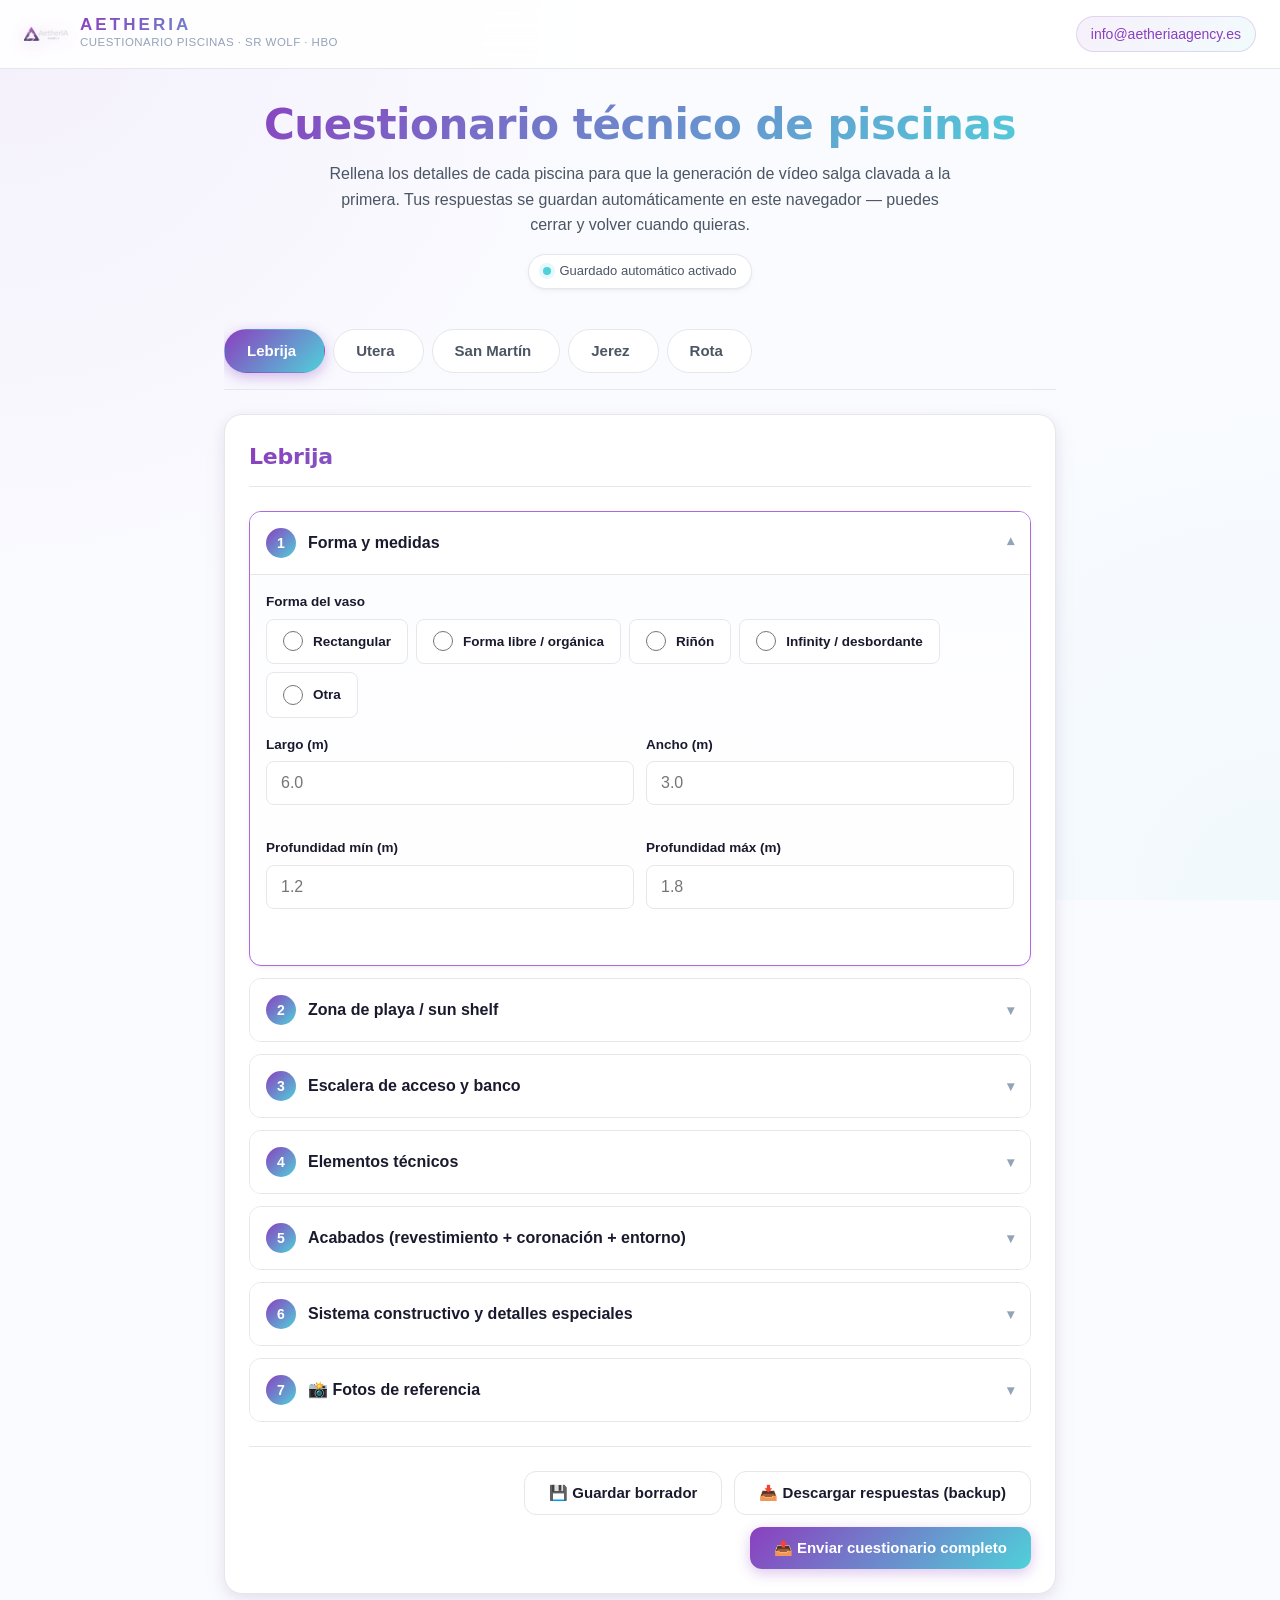
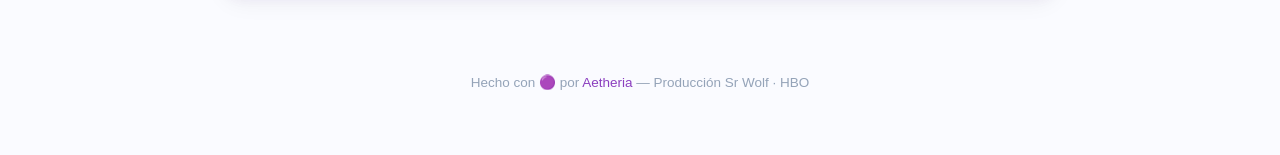
<file: index.html>
<!DOCTYPE html>
<html lang="es">
<head>
  <meta charset="UTF-8" />
  <meta name="viewport" content="width=device-width, initial-scale=1.0, viewport-fit=cover" />
  <meta name="description" content="Cuestionario técnico de piscinas — Aetheria · Producción Sr Wolf / HBO" />
  <meta name="theme-color" content="#8b3fbf" />
  <meta name="mobile-web-app-capable" content="yes" />
  <meta name="apple-mobile-web-app-capable" content="yes" />
  <meta name="apple-mobile-web-app-status-bar-style" content="default" />
  <meta name="apple-mobile-web-app-title" content="Piscinas Aetheria" />
  <meta name="format-detection" content="telephone=no" />
  <title>Cuestionario Piscinas · Aetheria</title>
  <link rel="icon" type="image/png" href="assets/logo-aetheria.png" />
  <link rel="apple-touch-icon" href="assets/logo-aetheria.png" />
  <link rel="manifest" href="manifest.webmanifest" />
  <link rel="stylesheet" href="style.css" />
</head>
<body>
  <header class="site-header">
    <div class="brand">
      <img src="assets/logo-aetheria.png" alt="Aetheria" class="brand-logo" />
      <div class="brand-text">
        <span class="brand-name">AETHERIA</span>
        <span class="brand-tag">Cuestionario Piscinas · Sr Wolf · HBO</span>
      </div>
    </div>
    <a class="contact-link" href="mailto:info@aetheriaagency.es">info@aetheriaagency.es</a>
  </header>

  <main class="container">
    <section class="intro">
      <h1>Cuestionario técnico de piscinas</h1>
      <p class="lead">
        Rellena los detalles de cada piscina para que la generación de vídeo
        salga clavada a la primera. Tus respuestas se guardan automáticamente
        en este navegador — puedes cerrar y volver cuando quieras.
      </p>
      <div class="status-bar">
        <span class="status-dot"></span>
        <span id="autosave-status">Guardado automático activado</span>
      </div>
    </section>

    <nav class="pool-tabs" id="poolTabs" role="tablist" aria-label="Selector de piscina">
      <button class="pool-tab active" data-pool="lebrija" role="tab" aria-selected="true">Lebrija</button>
      <button class="pool-tab" data-pool="utera" role="tab" aria-selected="false">Utera</button>
      <button class="pool-tab" data-pool="sanmartin" role="tab" aria-selected="false">San Martín</button>
      <button class="pool-tab" data-pool="jerez" role="tab" aria-selected="false">Jerez</button>
      <button class="pool-tab" data-pool="rota" role="tab" aria-selected="false">Rota</button>
    </nav>

    <form
      id="poolForm"
      action="https://formsubmit.co/info@aetheriaagency.es"
      method="POST"
      enctype="multipart/form-data"
      class="pool-form"
    >
      <!-- FormSubmit configuration -->
      <input type="hidden" name="_subject" value="🏊 Nuevo cuestionario piscinas — Aetheria" />
      <input type="hidden" name="_template" value="table" />
      <input type="hidden" name="_captcha" value="false" />
      <input type="hidden" name="_next" value="https://aetheriaagency.github.io/aetheria-piscinas-form/thanks.html" />
      <input type="hidden" name="_autoresponse" value="¡Gracias por enviar el cuestionario! Lo recibimos correctamente. Si tenemos cualquier duda nos pondremos en contacto. — Equipo Aetheria" />

      <!-- Pool sections rendered dynamically by JS -->
      <div id="poolSections"></div>

      <div class="actions">
        <button type="button" id="saveDraft" class="btn btn-secondary">
          💾 Guardar borrador
        </button>
        <button type="button" id="downloadJson" class="btn btn-secondary" title="Por si el envío principal falla, descarga las respuestas en un archivo">
          📥 Descargar respuestas (backup)
        </button>
        <button type="submit" id="submitBtn" class="btn btn-primary">
          📤 Enviar cuestionario completo
        </button>
      </div>

      <div id="errorBanner" class="error-banner" hidden>
        <strong>⚠️ El servicio de envío no responde.</strong>
        <p>
          Parece que FormSubmit está caído ahora mismo (es temporal, suele
          durar minutos). Pulsa <b>"Descargar respuestas (backup)"</b> y
          mándanos el archivo por WhatsApp o a
          <a href="mailto:info@aetheriaagency.es">info@aetheriaagency.es</a>.
          Nos llegan igual y sin perder nada.
        </p>
      </div>
    </form>

    <footer class="site-footer">
      <p>
        Hecho con 🟣 por
        <a href="https://aetheriaagency.es" target="_blank" rel="noopener">Aetheria</a>
        — Producción Sr Wolf · HBO
      </p>
    </footer>
  </main>

  <!-- Template — pool section structure (cloned by JS for each pool) -->
  <template id="poolSectionTemplate">
    <div class="pool-section" data-pool="">

      <!-- 1. FORMA Y MEDIDAS -->
      <details class="accordion" open>
        <summary class="accordion-header">
          <span class="accordion-num">1</span>
          <span class="accordion-title">Forma y medidas</span>
          <span class="accordion-chevron">▾</span>
        </summary>
        <div class="accordion-body">
          <div class="field">
            <label>Forma del vaso</label>
            <div class="radio-group">
              <label class="radio"><input type="radio" name="POOL__shape" value="rectangular" /> Rectangular</label>
              <label class="radio"><input type="radio" name="POOL__shape" value="forma-libre" /> Forma libre / orgánica</label>
              <label class="radio"><input type="radio" name="POOL__shape" value="rinon" /> Riñón</label>
              <label class="radio"><input type="radio" name="POOL__shape" value="infinity" /> Infinity / desbordante</label>
              <label class="radio"><input type="radio" name="POOL__shape" value="otra" /> Otra</label>
            </div>
          </div>

          <div class="field-row">
            <div class="field">
              <label>Largo (m)</label>
              <input type="number" name="POOL__length" step="0.1" min="0" placeholder="6.0" />
            </div>
            <div class="field">
              <label>Ancho (m)</label>
              <input type="number" name="POOL__width" step="0.1" min="0" placeholder="3.0" />
            </div>
          </div>

          <div class="field-row">
            <div class="field">
              <label>Profundidad mín (m)</label>
              <input type="number" name="POOL__depthMin" step="0.1" min="0" placeholder="1.2" />
            </div>
            <div class="field">
              <label>Profundidad máx (m)</label>
              <input type="number" name="POOL__depthMax" step="0.1" min="0" placeholder="1.8" />
            </div>
          </div>
        </div>
      </details>

      <!-- 2. PLAYA / SUN SHELF -->
      <details class="accordion">
        <summary class="accordion-header">
          <span class="accordion-num">2</span>
          <span class="accordion-title">Zona de playa / sun shelf</span>
          <span class="accordion-chevron">▾</span>
        </summary>
        <div class="accordion-body">
          <div class="field">
            <label>¿Tiene zona de playa?</label>
            <div class="radio-group">
              <label class="radio"><input type="radio" name="POOL__hasPlaya" value="si" /> Sí</label>
              <label class="radio"><input type="radio" name="POOL__hasPlaya" value="no" /> No</label>
            </div>
          </div>
          <div class="field">
            <label>¿En qué pared está la playa?</label>
            <input type="text" name="POOL__playaWall" placeholder="Ej: pared corta pegada a la casa" />
          </div>
          <div class="field-row">
            <div class="field">
              <label>Largo playa (m)</label>
              <input type="number" name="POOL__playaLength" step="0.1" min="0" placeholder="1.5" />
            </div>
            <div class="field">
              <label>Ancho playa (m)</label>
              <input type="number" name="POOL__playaWidth" step="0.1" min="0" placeholder="3.0" />
            </div>
          </div>
        </div>
      </details>

      <!-- 3. ESCALERA Y BANCO -->
      <details class="accordion">
        <summary class="accordion-header">
          <span class="accordion-num">3</span>
          <span class="accordion-title">Escalera de acceso y banco</span>
          <span class="accordion-chevron">▾</span>
        </summary>
        <div class="accordion-body">
          <div class="field">
            <label>Tipo de escalera</label>
            <div class="radio-group radio-group-vertical">
              <label class="radio"><input type="radio" name="POOL__stairsType" value="cascada" /> Escalones tipo cascada (3-4 peldaños)</label>
              <label class="radio"><input type="radio" name="POOL__stairsType" value="esquina" /> Escalera de esquina</label>
              <label class="radio"><input type="radio" name="POOL__stairsType" value="roman" /> Roman / semicircular</label>
              <label class="radio"><input type="radio" name="POOL__stairsType" value="integrada-playa" /> Integrada en la playa</label>
              <label class="radio"><input type="radio" name="POOL__stairsType" value="otra" /> Otra (describir abajo)</label>
            </div>
          </div>
          <div class="field">
            <label>Ubicación de la escalera</label>
            <input type="text" name="POOL__stairsLocation" placeholder="Ej: esquina superior derecha, pared corta sur..." />
          </div>
          <div class="field">
            <label>Nº de escalones</label>
            <input type="number" name="POOL__stairsCount" min="1" placeholder="3" />
          </div>

          <hr class="separator" />

          <div class="field">
            <label>¿Tiene banco sumergido?</label>
            <div class="radio-group">
              <label class="radio"><input type="radio" name="POOL__hasBench" value="si" /> Sí</label>
              <label class="radio"><input type="radio" name="POOL__hasBench" value="no" /> No</label>
            </div>
          </div>
          <div class="field">
            <label>Ubicación del banco</label>
            <input type="text" name="POOL__benchLocation" placeholder="Ej: pared corta este" />
          </div>
        </div>
      </details>

      <!-- 4. ELEMENTOS TÉCNICOS -->
      <details class="accordion">
        <summary class="accordion-header">
          <span class="accordion-num">4</span>
          <span class="accordion-title">Elementos técnicos</span>
          <span class="accordion-chevron">▾</span>
        </summary>
        <div class="accordion-body">
          <div class="field-row">
            <div class="field">
              <label>Nº de skimmers</label>
              <input type="number" name="POOL__skimmersCount" min="0" placeholder="2" />
            </div>
            <div class="field">
              <label>¿En qué pared van?</label>
              <input type="text" name="POOL__skimmersWall" placeholder="Ej: pared larga frontal (lado jardín)" />
            </div>
          </div>

          <div class="field-row">
            <div class="field">
              <label>Nº de focos LED</label>
              <input type="number" name="POOL__focosCount" min="0" placeholder="1" />
            </div>
            <div class="field">
              <label>¿En qué pared van?</label>
              <input type="text" name="POOL__focosWall" placeholder="Ej: pared larga opuesta a skimmers" />
            </div>
          </div>

          <div class="field">
            <label>Sumidero — posición</label>
            <div class="radio-group">
              <label class="radio"><input type="radio" name="POOL__drainPos" value="centrado" /> Centrado</label>
              <label class="radio"><input type="radio" name="POOL__drainPos" value="descentrado" /> Descentrado</label>
            </div>
          </div>
          <div class="field">
            <label>Si va descentrado, ¿hacia dónde?</label>
            <input type="text" name="POOL__drainOffset" placeholder="Ej: hacia el lado opuesto a la playa" />
          </div>

          <div class="field-row">
            <div class="field">
              <label>Nº de impulsiones</label>
              <input type="number" name="POOL__impulsionsCount" min="0" placeholder="2" />
            </div>
            <div class="field">
              <label>Ubicación impulsiones</label>
              <input type="text" name="POOL__impulsionsLocation" placeholder="Ej: dentro de la playa" />
            </div>
          </div>

          <div class="field">
            <label>¿Es piscina desbordante?</label>
            <div class="radio-group">
              <label class="radio"><input type="radio" name="POOL__overflow" value="no" /> No</label>
              <label class="radio"><input type="radio" name="POOL__overflow" value="perimetral" /> Sí, perimetral</label>
              <label class="radio"><input type="radio" name="POOL__overflow" value="lateral" /> Sí, solo por un lado</label>
            </div>
          </div>
        </div>
      </details>

      <!-- 5. ACABADOS -->
      <details class="accordion">
        <summary class="accordion-header">
          <span class="accordion-num">5</span>
          <span class="accordion-title">Acabados (revestimiento + coronación + entorno)</span>
          <span class="accordion-chevron">▾</span>
        </summary>
        <div class="accordion-body">
          <h4 class="sub-heading">Revestimiento interior</h4>
          <div class="field">
            <label>Material del revestimiento</label>
            <div class="radio-group radio-group-vertical">
              <label class="radio"><input type="radio" name="POOL__finishMaterial" value="membrana" /> Membrana armada PVC</label>
              <label class="radio"><input type="radio" name="POOL__finishMaterial" value="gresite" /> Gresite / mosaico</label>
              <label class="radio"><input type="radio" name="POOL__finishMaterial" value="microcemento" /> Microcemento</label>
              <label class="radio"><input type="radio" name="POOL__finishMaterial" value="liner" /> Liner</label>
              <label class="radio"><input type="radio" name="POOL__finishMaterial" value="otro" /> Otro</label>
            </div>
          </div>
          <div class="field">
            <label>Color exacto del revestimiento</label>
            <input type="text" name="POOL__finishColor" placeholder="Ej: antracita gris oscuro / blanco / arena / azul claro..." />
          </div>
          <div class="field">
            <label>Referencia comercial (opcional)</label>
            <input type="text" name="POOL__finishRef" placeholder="Ej: Renolit Alkorplan Touch Chandra" />
          </div>

          <h4 class="sub-heading">Coronación (borde perimetral)</h4>
          <div class="field">
            <label>Material de la coronación</label>
            <div class="radio-group radio-group-vertical">
              <label class="radio"><input type="radio" name="POOL__copingMaterial" value="piedra-natural" /> Piedra natural</label>
              <label class="radio"><input type="radio" name="POOL__copingMaterial" value="porcelanico" /> Porcelánico</label>
              <label class="radio"><input type="radio" name="POOL__copingMaterial" value="travertino" /> Travertino</label>
              <label class="radio"><input type="radio" name="POOL__copingMaterial" value="hormigon-pulido" /> Hormigón pulido</label>
              <label class="radio"><input type="radio" name="POOL__copingMaterial" value="otro" /> Otro</label>
            </div>
          </div>
          <div class="field">
            <label>Color de la coronación (UN solo color)</label>
            <input type="text" name="POOL__copingColor" placeholder="Ej: gris claro / blanco / beige..." />
          </div>

          <h4 class="sub-heading">Entorno alrededor de la piscina</h4>
          <div class="field">
            <label>Material del suelo exterior</label>
            <div class="radio-group radio-group-vertical">
              <label class="radio"><input type="radio" name="POOL__deckMaterial" value="baldosa" /> Baldosa / cerámica</label>
              <label class="radio"><input type="radio" name="POOL__deckMaterial" value="tarima-madera" /> Tarima de madera</label>
              <label class="radio"><input type="radio" name="POOL__deckMaterial" value="cesped" /> Césped (natural o artificial)</label>
              <label class="radio"><input type="radio" name="POOL__deckMaterial" value="microcemento" /> Microcemento</label>
              <label class="radio"><input type="radio" name="POOL__deckMaterial" value="mezcla" /> Mezcla</label>
            </div>
          </div>
          <div class="field">
            <label>Color principal del entorno</label>
            <input type="text" name="POOL__deckColor" placeholder="Ej: gris-blanco / terracota / madera natural..." />
          </div>
        </div>
      </details>

      <!-- 6. SISTEMA CONSTRUCTIVO + DETALLES ESPECIALES -->
      <details class="accordion">
        <summary class="accordion-header">
          <span class="accordion-num">6</span>
          <span class="accordion-title">Sistema constructivo y detalles especiales</span>
          <span class="accordion-chevron">▾</span>
        </summary>
        <div class="accordion-body">
          <div class="field">
            <label>Sistema constructivo</label>
            <div class="radio-group">
              <label class="radio"><input type="radio" name="POOL__construction" value="eps" /> Bloques EPS</label>
              <label class="radio"><input type="radio" name="POOL__construction" value="gunite" /> Gunite (hormigón proyectado)</label>
              <label class="radio"><input type="radio" name="POOL__construction" value="prefabricada" /> Prefabricada</label>
              <label class="radio"><input type="radio" name="POOL__construction" value="otro" /> Otro</label>
            </div>
          </div>

          <hr class="separator" />

          <div class="field">
            <label>¿Tiene jacuzzi o spa anexo?</label>
            <div class="radio-group">
              <label class="radio"><input type="radio" name="POOL__hasJacuzzi" value="si" /> Sí</label>
              <label class="radio"><input type="radio" name="POOL__hasJacuzzi" value="no" /> No</label>
            </div>
          </div>
          <div class="field">
            <label>¿Hay cascadas, fuentes o cuellos de cisne?</label>
            <div class="radio-group">
              <label class="radio"><input type="radio" name="POOL__hasWaterfall" value="si" /> Sí</label>
              <label class="radio"><input type="radio" name="POOL__hasWaterfall" value="no" /> No</label>
            </div>
          </div>
          <div class="field">
            <label>¿Hay mosaico o dibujos en el fondo?</label>
            <div class="radio-group">
              <label class="radio"><input type="radio" name="POOL__hasMosaic" value="si" /> Sí</label>
              <label class="radio"><input type="radio" name="POOL__hasMosaic" value="no" /> No</label>
            </div>
          </div>
          <div class="field">
            <label>Si tiene mosaico/dibujo, ¿cuál?</label>
            <input type="text" name="POOL__mosaicDetails" placeholder="Ej: delfín azul, cenefa griega..." />
          </div>

          <div class="field">
            <label>Otros detalles importantes</label>
            <textarea name="POOL__notes" rows="3" placeholder="Cualquier cosa relevante: orientación solar, vegetación cercana, peculiaridades..."></textarea>
          </div>
        </div>
      </details>

      <!-- 7. FOTOS -->
      <details class="accordion">
        <summary class="accordion-header">
          <span class="accordion-num">7</span>
          <span class="accordion-title">📸 Fotos de referencia</span>
          <span class="accordion-chevron">▾</span>
        </summary>
        <div class="accordion-body">
          <p class="hint">
            Sube las que tengas — cuantas más, mejor clava el resultado.
            Lo ideal: 1 foto del vaso terminado, 1 con agua, 1 del entorno completo,
            y cualquier render 3D o plano técnico.
          </p>
          <div class="field">
            <label for="POOL__photos">Selecciona fotos (puedes subir varias a la vez)</label>
            <input type="file" name="POOL__photos[]" id="POOL__photos" accept="image/*,application/pdf" multiple />
          </div>
        </div>
      </details>
    </div>
  </template>

  <script src="script.js"></script>
</body>
</html>
</file>
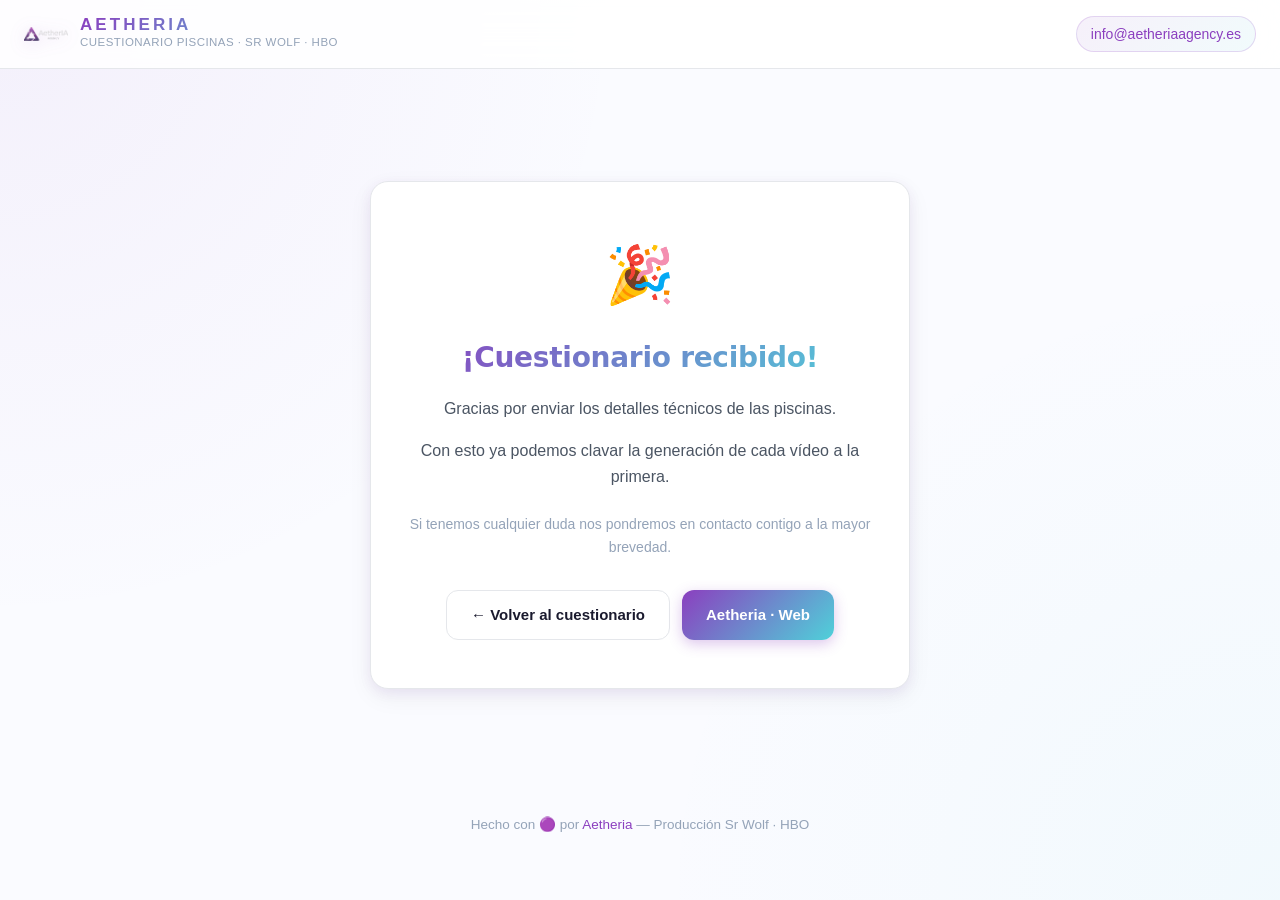
<file: thanks.html>
<!DOCTYPE html>
<html lang="es">
<head>
  <meta charset="UTF-8" />
  <meta name="viewport" content="width=device-width, initial-scale=1.0" />
  <title>¡Cuestionario enviado! · Aetheria</title>
  <link rel="icon" type="image/png" href="assets/logo-aetheria.png" />
  <link rel="stylesheet" href="style.css" />
  <style>
    .thanks-card {
      max-width: 540px;
      margin: 80px auto;
      background: var(--surface);
      border: 1px solid var(--border);
      border-radius: var(--radius-lg);
      padding: 48px 32px;
      text-align: center;
      box-shadow: var(--shadow-md);
    }
    .thanks-icon {
      font-size: 56px;
      margin-bottom: 16px;
      animation: pop 0.6s cubic-bezier(0.34, 1.56, 0.64, 1);
    }
    @keyframes pop {
      0% { transform: scale(0); opacity: 0; }
      100% { transform: scale(1); opacity: 1; }
    }
    .thanks-card h1 {
      font-size: 28px;
      margin-bottom: 12px;
      background: var(--grad-brand);
      -webkit-background-clip: text;
      background-clip: text;
      -webkit-text-fill-color: transparent;
    }
    .thanks-card p {
      color: var(--text-soft);
      font-size: 16px;
      margin-bottom: 8px;
    }
    .thanks-actions {
      margin-top: 32px;
      display: flex;
      gap: 12px;
      justify-content: center;
      flex-wrap: wrap;
    }
  </style>
</head>
<body>
  <header class="site-header">
    <div class="brand">
      <img src="assets/logo-aetheria.png" alt="Aetheria" class="brand-logo" />
      <div class="brand-text">
        <span class="brand-name">AETHERIA</span>
        <span class="brand-tag">Cuestionario Piscinas · Sr Wolf · HBO</span>
      </div>
    </div>
    <a class="contact-link" href="mailto:info@aetheriaagency.es">info@aetheriaagency.es</a>
  </header>

  <main class="container">
    <div class="thanks-card">
      <div class="thanks-icon">🎉</div>
      <h1>¡Cuestionario recibido!</h1>
      <p>Gracias por enviar los detalles técnicos de las piscinas.</p>
      <p>Con esto ya podemos clavar la generación de cada vídeo a la primera.</p>
      <p style="margin-top: 24px; font-size: 14px; color: var(--text-muted);">
        Si tenemos cualquier duda nos pondremos en contacto contigo a la mayor brevedad.
      </p>

      <div class="thanks-actions">
        <a href="index.html" class="btn btn-secondary">← Volver al cuestionario</a>
        <a href="https://aetheriaagency.es" target="_blank" rel="noopener" class="btn btn-primary">Aetheria · Web</a>
      </div>
    </div>

    <footer class="site-footer">
      <p>
        Hecho con 🟣 por
        <a href="https://aetheriaagency.es" target="_blank" rel="noopener">Aetheria</a>
        — Producción Sr Wolf · HBO
      </p>
    </footer>
  </main>
</body>
</html>
</file>
<file: style.css>
/* ─────────────────────────────────────────────
   AETHERIA — Piscinas form
   Paleta light + violeta/cyan inspirada en el logo
   ───────────────────────────────────────────── */

:root {
  /* Brand colors */
  --aetheria-violet: #8b3fbf;
  --aetheria-violet-dark: #6e2ea0;
  --aetheria-violet-light: #b069dd;
  --aetheria-cyan: #4fd1d9;
  --aetheria-cyan-dark: #2eb2bc;
  --aetheria-cyan-light: #7be0e6;

  /* Gradient */
  --grad-brand: linear-gradient(135deg, var(--aetheria-violet) 0%, var(--aetheria-cyan) 100%);
  --grad-brand-soft: linear-gradient(135deg, rgba(139, 63, 191, 0.08) 0%, rgba(79, 209, 217, 0.08) 100%);

  /* Neutrals (light) */
  --bg: #fafbff;
  --surface: #ffffff;
  --surface-elev: #ffffff;
  --border: #e5e7eb;
  --border-strong: #cbd5e1;
  --text: #1a1a2e;
  --text-soft: #4b5563;
  --text-muted: #94a3b8;

  /* Semantic */
  --shadow-sm: 0 1px 2px rgba(20, 16, 41, 0.04), 0 2px 6px rgba(20, 16, 41, 0.04);
  --shadow-md: 0 4px 12px rgba(139, 63, 191, 0.08), 0 8px 24px rgba(20, 16, 41, 0.06);
  --shadow-lg: 0 8px 28px rgba(139, 63, 191, 0.12), 0 16px 48px rgba(20, 16, 41, 0.08);

  /* Radius */
  --radius-sm: 8px;
  --radius-md: 12px;
  --radius-lg: 18px;
  --radius-pill: 999px;

  /* Spacing */
  --space-1: 4px;
  --space-2: 8px;
  --space-3: 12px;
  --space-4: 16px;
  --space-5: 24px;
  --space-6: 32px;
  --space-8: 48px;

  /* Typography */
  --font-sans: -apple-system, BlinkMacSystemFont, "Inter", "Segoe UI", Roboto, "Helvetica Neue", Arial, sans-serif;
  --font-display: "Inter", "Segoe UI", system-ui, sans-serif;
}

/* ─── Reset / base ─── */
* {
  box-sizing: border-box;
}
html, body {
  margin: 0;
  padding: 0;
}
body {
  font-family: var(--font-sans);
  color: var(--text);
  background: var(--bg);
  background-image:
    radial-gradient(circle at 0% 0%, rgba(139, 63, 191, 0.06) 0%, transparent 40%),
    radial-gradient(circle at 100% 100%, rgba(79, 209, 217, 0.05) 0%, transparent 40%);
  background-attachment: fixed;
  font-size: 16px;
  line-height: 1.6;
  min-height: 100vh;
}
img {
  max-width: 100%;
  display: block;
}
h1, h2, h3, h4 {
  margin: 0;
  font-family: var(--font-display);
  font-weight: 700;
  letter-spacing: -0.01em;
  color: var(--text);
}
a {
  color: var(--aetheria-violet);
  text-decoration: none;
  transition: color 0.15s ease;
}
a:hover {
  color: var(--aetheria-violet-dark);
}
hr.separator {
  border: none;
  border-top: 1px solid var(--border);
  margin: var(--space-5) 0;
}

/* ─── Header ─── */
.site-header {
  background: var(--surface);
  border-bottom: 1px solid var(--border);
  padding: var(--space-3) var(--space-5);
  display: flex;
  align-items: center;
  justify-content: space-between;
  position: sticky;
  top: 0;
  z-index: 100;
  backdrop-filter: blur(20px);
  -webkit-backdrop-filter: blur(20px);
  background: rgba(255, 255, 255, 0.85);
}
.brand {
  display: flex;
  align-items: center;
  gap: var(--space-3);
}
.brand-logo {
  width: 44px;
  height: 44px;
  object-fit: contain;
  filter: drop-shadow(0 2px 8px rgba(139, 63, 191, 0.25));
}
.brand-text {
  display: flex;
  flex-direction: column;
}
.brand-name {
  font-weight: 800;
  font-size: 17px;
  letter-spacing: 0.18em;
  background: var(--grad-brand);
  -webkit-background-clip: text;
  background-clip: text;
  -webkit-text-fill-color: transparent;
  line-height: 1;
}
.brand-tag {
  font-size: 11.5px;
  font-weight: 500;
  color: var(--text-muted);
  letter-spacing: 0.04em;
  text-transform: uppercase;
}
.contact-link {
  font-size: 14px;
  font-weight: 500;
  padding: 6px 14px;
  border-radius: var(--radius-pill);
  background: var(--grad-brand-soft);
  border: 1px solid rgba(139, 63, 191, 0.18);
}

/* ─── Main container ─── */
.container {
  max-width: 880px;
  margin: 0 auto;
  padding: var(--space-6) var(--space-5);
}

/* ─── Intro ─── */
.intro {
  text-align: center;
  margin-bottom: var(--space-6);
}
.intro h1 {
  font-size: clamp(28px, 5vw, 42px);
  background: var(--grad-brand);
  -webkit-background-clip: text;
  background-clip: text;
  -webkit-text-fill-color: transparent;
  margin-bottom: var(--space-3);
  line-height: 1.15;
}
.lead {
  color: var(--text-soft);
  font-size: 16px;
  max-width: 640px;
  margin: 0 auto var(--space-4);
}
.status-bar {
  display: inline-flex;
  align-items: center;
  gap: var(--space-2);
  padding: 6px 14px;
  background: var(--surface);
  border: 1px solid var(--border);
  border-radius: var(--radius-pill);
  font-size: 13px;
  color: var(--text-soft);
  box-shadow: var(--shadow-sm);
}
.status-dot {
  width: 8px;
  height: 8px;
  border-radius: 50%;
  background: var(--aetheria-cyan);
  box-shadow: 0 0 0 4px rgba(79, 209, 217, 0.15);
  animation: pulse 2s ease-in-out infinite;
}
@keyframes pulse {
  0%, 100% { opacity: 1; }
  50% { opacity: 0.5; }
}

/* ─── Pool tabs ─── */
.pool-tabs {
  display: flex;
  gap: var(--space-2);
  overflow-x: auto;
  padding: var(--space-2) 0 var(--space-4);
  margin-bottom: var(--space-5);
  border-bottom: 1px solid var(--border);
  scroll-snap-type: x mandatory;
  -webkit-overflow-scrolling: touch;
}
.pool-tabs::-webkit-scrollbar {
  height: 6px;
}
.pool-tabs::-webkit-scrollbar-thumb {
  background: var(--border-strong);
  border-radius: 6px;
}
.pool-tab {
  flex-shrink: 0;
  scroll-snap-align: start;
  padding: 12px 22px;
  min-height: 44px; /* touch target */
  font-family: inherit;
  font-size: 15px;
  font-weight: 600;
  color: var(--text-soft);
  background: var(--surface);
  border: 1px solid var(--border);
  border-radius: var(--radius-pill);
  cursor: pointer;
  transition: all 0.18s ease;
  position: relative;
  white-space: nowrap;
  -webkit-tap-highlight-color: transparent;
}
.pool-tab:active {
  transform: scale(0.96);
}
.pool-tab:hover {
  border-color: var(--aetheria-violet-light);
  color: var(--aetheria-violet-dark);
  transform: translateY(-1px);
}
.pool-tab.active {
  background: var(--grad-brand);
  color: white;
  border-color: transparent;
  box-shadow: 0 4px 14px rgba(139, 63, 191, 0.35);
}
.pool-tab .completion {
  margin-left: 6px;
  font-size: 12px;
  opacity: 0.7;
}

/* ─── Form ─── */
.pool-form {
  background: var(--surface);
  border: 1px solid var(--border);
  border-radius: var(--radius-lg);
  padding: var(--space-5);
  box-shadow: var(--shadow-md);
  margin-bottom: var(--space-6);
}
.pool-section {
  display: none;
  flex-direction: column;
  gap: var(--space-3);
}
.pool-section.active {
  display: flex;
}

/* ─── Accordion ─── */
.accordion {
  border: 1px solid var(--border);
  border-radius: var(--radius-md);
  overflow: hidden;
  background: var(--surface);
  transition: border-color 0.15s ease, box-shadow 0.15s ease;
}
.accordion:hover {
  border-color: var(--aetheria-violet-light);
}
.accordion[open] {
  box-shadow: var(--shadow-sm);
  border-color: var(--aetheria-violet-light);
}
.accordion-header {
  list-style: none;
  cursor: pointer;
  padding: var(--space-4);
  min-height: 56px; /* touch target generoso */
  display: flex;
  align-items: center;
  gap: var(--space-3);
  font-weight: 600;
  font-size: 16px;
  background: var(--surface);
  transition: background 0.15s ease;
  user-select: none;
  -webkit-tap-highlight-color: transparent;
}
.accordion-header:active {
  background: var(--grad-brand-soft);
}
.accordion-header::-webkit-details-marker { display: none; }
.accordion-header:hover {
  background: var(--grad-brand-soft);
}
.accordion-num {
  width: 30px;
  height: 30px;
  border-radius: var(--radius-pill);
  background: var(--grad-brand);
  color: white;
  display: flex;
  align-items: center;
  justify-content: center;
  font-size: 14px;
  font-weight: 700;
  flex-shrink: 0;
}
.accordion-title {
  flex: 1;
}
.accordion-chevron {
  color: var(--text-muted);
  transition: transform 0.2s ease;
  font-size: 14px;
}
.accordion[open] .accordion-chevron {
  transform: rotate(180deg);
}
.accordion-body {
  padding: var(--space-4) var(--space-4) var(--space-5);
  border-top: 1px solid var(--border);
  background: linear-gradient(180deg, rgba(250, 251, 255, 0.5) 0%, transparent 100%);
}

/* ─── Fields ─── */
.field {
  margin-bottom: var(--space-4);
  display: flex;
  flex-direction: column;
  gap: 6px;
}
.field:last-child {
  margin-bottom: 0;
}
.field label {
  font-size: 13.5px;
  font-weight: 600;
  color: var(--text);
}
.field-row {
  display: grid;
  grid-template-columns: 1fr 1fr;
  gap: var(--space-3);
  margin-bottom: var(--space-4);
}
.sub-heading {
  font-size: 14px;
  font-weight: 700;
  color: var(--aetheria-violet-dark);
  margin: var(--space-4) 0 var(--space-3);
  text-transform: uppercase;
  letter-spacing: 0.04em;
}
.hint {
  font-size: 13px;
  color: var(--text-soft);
  background: var(--grad-brand-soft);
  border-left: 3px solid var(--aetheria-cyan);
  padding: 10px 14px;
  border-radius: var(--radius-sm);
  margin-bottom: var(--space-4);
}

input[type="text"],
input[type="number"],
input[type="email"],
input[type="file"],
textarea,
select {
  width: 100%;
  font-family: inherit;
  /* 16px en móvil evita zoom automático en iOS Safari */
  font-size: 16px;
  color: var(--text);
  background: var(--surface);
  border: 1.5px solid var(--border);
  border-radius: var(--radius-sm);
  padding: 12px 14px;
  min-height: 44px; /* touch target Apple HIG */
  transition: all 0.15s ease;
  -webkit-appearance: none;
  appearance: none;
}
input[type="text"]:focus,
input[type="number"]:focus,
input[type="email"]:focus,
textarea:focus,
select:focus {
  outline: none;
  border-color: var(--aetheria-violet);
  box-shadow: 0 0 0 4px rgba(139, 63, 191, 0.12);
}
input[type="file"] {
  padding: 8px;
  cursor: pointer;
}
input[type="file"]::file-selector-button {
  font-family: inherit;
  font-size: 13px;
  font-weight: 600;
  padding: 8px 14px;
  margin-right: 12px;
  border: none;
  border-radius: var(--radius-sm);
  background: var(--grad-brand);
  color: white;
  cursor: pointer;
  transition: opacity 0.15s ease;
}
input[type="file"]::file-selector-button:hover {
  opacity: 0.9;
}
textarea {
  resize: vertical;
  font-family: inherit;
  min-height: 80px;
}

/* ─── Radio groups ─── */
.radio-group {
  display: flex;
  flex-wrap: wrap;
  gap: var(--space-2);
}
.radio-group-vertical {
  flex-direction: column;
  gap: var(--space-2);
}
.radio {
  display: inline-flex;
  align-items: center;
  gap: 10px;
  padding: 11px 16px;
  min-height: 44px; /* touch target */
  background: var(--surface);
  border: 1.5px solid var(--border);
  border-radius: var(--radius-sm);
  cursor: pointer;
  font-size: 15px;
  font-weight: 500;
  color: var(--text-soft);
  transition: all 0.15s ease;
  user-select: none;
  -webkit-tap-highlight-color: transparent;
}
.radio:active {
  transform: scale(0.98);
  background: var(--grad-brand-soft);
}
.radio input[type="radio"] {
  /* En móvil, radio nativo más grande y fácil de tocar */
  width: 20px;
  height: 20px;
  margin: 0;
  accent-color: var(--aetheria-violet);
  cursor: pointer;
}
.radio:hover {
  border-color: var(--aetheria-violet-light);
  color: var(--text);
}
.radio:has(input[type="radio"]:checked) {
  background: var(--grad-brand-soft);
  border-color: var(--aetheria-violet);
  color: var(--aetheria-violet-dark);
  font-weight: 600;
}

/* ─── Actions ─── */
.actions {
  display: flex;
  flex-wrap: wrap;
  gap: var(--space-3);
  margin-top: var(--space-5);
  padding-top: var(--space-5);
  border-top: 1px solid var(--border);
  justify-content: flex-end;
}
.btn {
  padding: 12px 24px;
  font-family: inherit;
  font-size: 15px;
  font-weight: 600;
  border: none;
  border-radius: var(--radius-md);
  cursor: pointer;
  transition: all 0.18s ease;
  display: inline-flex;
  align-items: center;
  gap: 8px;
}
.btn-primary {
  background: var(--grad-brand);
  color: white;
  box-shadow: 0 4px 14px rgba(139, 63, 191, 0.3);
}
.btn-primary:hover {
  transform: translateY(-2px);
  box-shadow: 0 8px 22px rgba(139, 63, 191, 0.42);
}
.btn-secondary {
  background: var(--surface);
  color: var(--text);
  border: 1.5px solid var(--border);
}
.btn-secondary:hover {
  border-color: var(--aetheria-violet);
  color: var(--aetheria-violet-dark);
}

/* ─── Error banner ─── */
.error-banner {
  margin-top: var(--space-4);
  padding: var(--space-4);
  background: linear-gradient(135deg, rgba(220, 38, 38, 0.06) 0%, rgba(251, 146, 60, 0.06) 100%);
  border: 1.5px solid rgba(220, 38, 38, 0.25);
  border-left: 4px solid #dc2626;
  border-radius: var(--radius-md);
  color: var(--text);
  font-size: 14px;
  animation: slideIn 0.3s ease;
}
.error-banner strong {
  color: #dc2626;
  display: block;
  margin-bottom: 6px;
  font-size: 15px;
}
.error-banner p {
  margin: 0;
  color: var(--text-soft);
  line-height: 1.55;
}
.error-banner a {
  color: var(--aetheria-violet);
  font-weight: 600;
}
@keyframes slideIn {
  from { opacity: 0; transform: translateY(-8px); }
  to { opacity: 1; transform: translateY(0); }
}

/* ─── Footer ─── */
.site-footer {
  text-align: center;
  padding: var(--space-6) 0 var(--space-4);
  color: var(--text-muted);
  font-size: 13.5px;
}

/* ─── Responsive mobile-first ─── */
@media (max-width: 768px) {
  /* Header — compacto pero NO sticky en móvil para no robar espacio */
  .site-header {
    position: static;
    padding: var(--space-3);
    background: var(--surface);
    backdrop-filter: none;
    -webkit-backdrop-filter: none;
  }
  .brand-logo {
    width: 36px;
    height: 36px;
  }
  .brand-name {
    font-size: 14px;
  }
  .brand-tag {
    font-size: 10px;
    /* visible pero compacto */
    display: block;
    max-width: 200px;
    overflow: hidden;
    text-overflow: ellipsis;
    white-space: nowrap;
  }
  .contact-link {
    /* Lo ocultamos en móvil — el footer y banner lo tienen */
    display: none;
  }

  /* Container — menos padding lateral, full bleed */
  .container {
    padding: var(--space-4) var(--space-3) 120px; /* padding-bottom para sticky bar */
    max-width: 100%;
  }

  /* Intro más compacta */
  .intro {
    margin-bottom: var(--space-4);
  }
  .intro h1 {
    font-size: 26px;
    line-height: 1.2;
  }
  .lead {
    font-size: 14.5px;
    margin-bottom: var(--space-3);
  }
  .status-bar {
    font-size: 12px;
    padding: 5px 12px;
  }

  /* Tabs — full-width scrollables con snap */
  .pool-tabs {
    margin-left: calc(-1 * var(--space-3));
    margin-right: calc(-1 * var(--space-3));
    padding-left: var(--space-3);
    padding-right: var(--space-3);
    gap: 8px;
  }
  .pool-tab {
    padding: 10px 18px;
    font-size: 14px;
    min-height: 44px;
  }

  /* Form card — menos padding */
  .pool-form {
    padding: var(--space-3);
    border-radius: var(--radius-md);
  }
  .pool-section h2 {
    font-size: 18px !important;
  }

  /* Accordion — más espacio para tocar */
  .accordion {
    margin-bottom: var(--space-2);
  }
  .accordion-header {
    padding: 14px;
    font-size: 15px;
    min-height: 60px;
  }
  .accordion-num {
    width: 28px;
    height: 28px;
    font-size: 13px;
  }
  .accordion-body {
    padding: var(--space-3) var(--space-3) var(--space-4);
  }

  /* Fields — touch friendly */
  .field-row {
    grid-template-columns: 1fr;
    gap: var(--space-3);
  }
  .field {
    margin-bottom: var(--space-3);
  }
  .field label {
    font-size: 14px;
  }
  .sub-heading {
    font-size: 13px;
    margin-top: var(--space-3);
  }
  .hint {
    font-size: 13px;
    padding: 10px 12px;
  }
  textarea {
    min-height: 100px;
  }

  /* Radios — vertical en móvil para evitar wrap awkward */
  .radio-group {
    flex-direction: column;
    gap: 8px;
  }
  .radio {
    width: 100%;
    padding: 12px 14px;
    font-size: 15px;
  }

  /* Actions — STICKY BOTTOM BAR (siempre visible) */
  .actions {
    position: fixed;
    bottom: 0;
    left: 0;
    right: 0;
    flex-direction: row;
    flex-wrap: wrap;
    gap: 8px;
    padding: 12px 12px calc(12px + env(safe-area-inset-bottom));
    margin: 0;
    border-top: 1px solid var(--border);
    background: rgba(255, 255, 255, 0.96);
    backdrop-filter: blur(20px);
    -webkit-backdrop-filter: blur(20px);
    z-index: 100;
    box-shadow: 0 -4px 20px rgba(20, 16, 41, 0.08);
    justify-content: stretch;
  }
  .actions .btn {
    flex: 1 1 auto;
    min-width: 0;
    font-size: 14px;
    padding: 12px 14px;
    justify-content: center;
    min-height: 48px;
    white-space: nowrap;
  }
  .btn-primary {
    flex: 2 1 100%;
    order: -1; /* el más importante arriba */
    margin-bottom: 4px;
  }

  /* Error banner — más legible en móvil */
  .error-banner {
    padding: var(--space-3);
    font-size: 13.5px;
  }
  .error-banner strong {
    font-size: 14px;
  }

  /* Footer — no necesita tanto espacio */
  .site-footer {
    padding: var(--space-4) 0 var(--space-3);
    font-size: 12.5px;
  }
}

/* Extra small phones (< 380px iPhone SE) */
@media (max-width: 380px) {
  .intro h1 {
    font-size: 22px;
  }
  .brand-tag {
    display: none;
  }
  .pool-tab {
    padding: 9px 14px;
    font-size: 13.5px;
  }
  .accordion-title {
    font-size: 14px;
  }
}

/* Landscape phones — devolver actions inline */
@media (max-width: 768px) and (orientation: landscape) and (max-height: 500px) {
  .actions {
    position: static;
    background: transparent;
    backdrop-filter: none;
    box-shadow: none;
    padding: var(--space-3) 0 0;
    border-top: 1px solid var(--border);
  }
  .container {
    padding-bottom: var(--space-4);
  }
}

/* Touch device — hover states pueden ser confusos */
@media (hover: none) {
  .pool-tab:hover {
    border-color: var(--border);
    color: var(--text-soft);
    transform: none;
  }
  .accordion:hover {
    border-color: var(--border);
  }
  .accordion-header:hover {
    background: var(--surface);
  }
  .radio:hover {
    border-color: var(--border);
    color: var(--text-soft);
  }
  .btn-primary:hover {
    transform: none;
    box-shadow: 0 4px 14px rgba(139, 63, 191, 0.3);
  }
}
</file>
